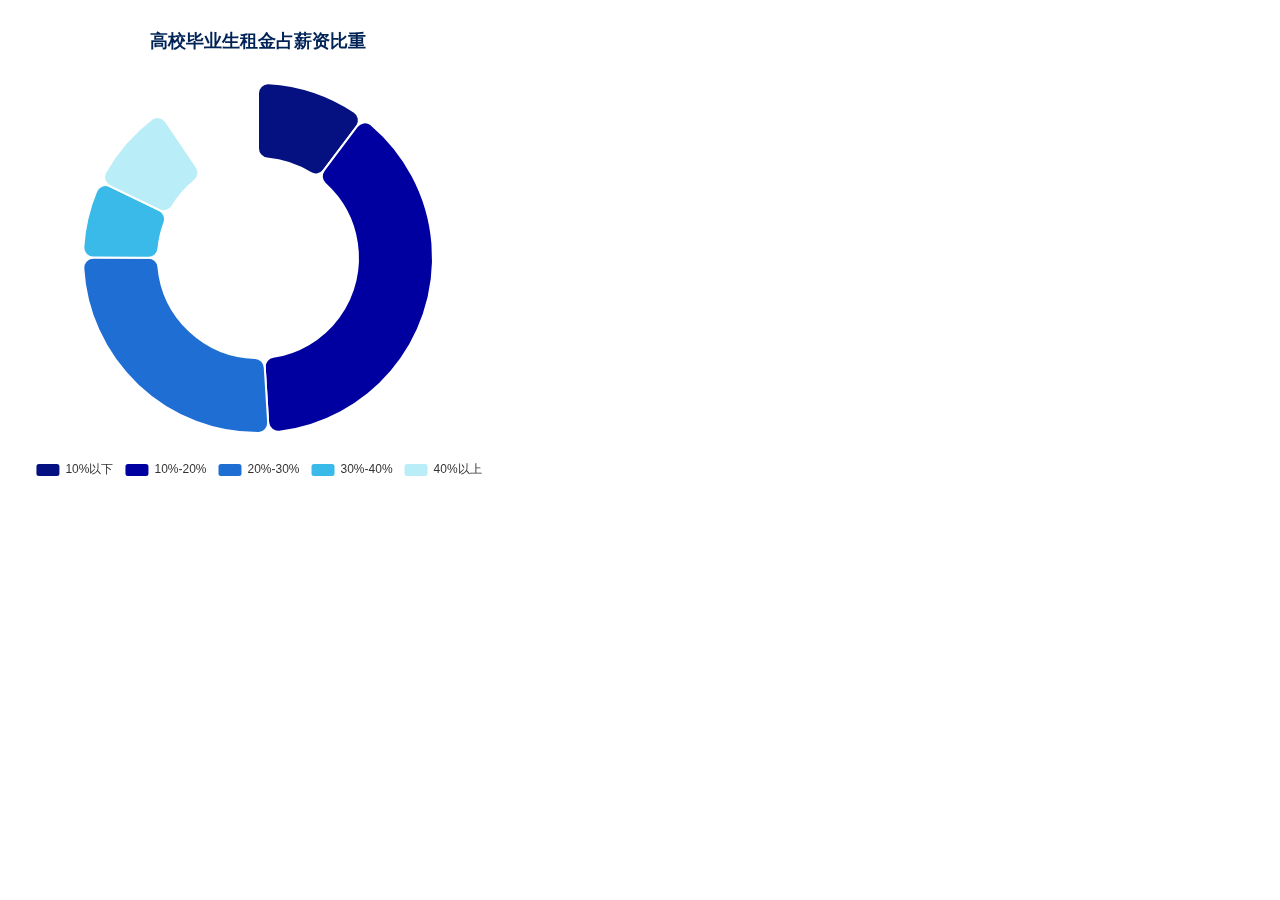
<file: 图6 租金占薪资比重/租金占薪资比重.html>
<!DOCTYPE html>
<html lang="en">

<head>
  <meta charset="UTF-8" />
  <meta name="viewport" content="width=device-width, initial-scale=1.0" />
  <title>租金占薪资比重</title>
  <style>
    .box{
      width: 500px;
      height: 500px;
      background-color: rgb(255, 255, 255);
    }
  </style>
</head>
<body>
	<!-- 2.准备具有大小的DOM容器 -->
  <div class="box"></div>

  <script src="js/echarts.min.js"></script>
  <script>
        //3.初始化实例对象 echarts.init(dom容器)
    var myChart = echarts.init(document.querySelector(".box"));
        //4.指定配置项和数据
		var option = {
			// 调色盘
			// color:["#55aaff","#aaff7f","#55007f","#ffff00"],
			// 图表的标题
      title: {
        text: '高校毕业生租金占薪资比重',
          left: 'center',
          top: 20,
          textStyle: {
          color: '#002357'
          }
      },
      tooltip: {
        trigger: 'item'
      },
      legend: {
        bottom: '5%',
        left: 'center'
      },
      series: [
        {
          name: '高校毕业生租金占薪资比重',
          type: 'pie',
          radius: ['40%', '70%'],
          avoidLabelOverlap: false,
          itemStyle: {
            borderRadius: 10,
            borderColor: '#fff',
            borderWidth: 2 
          },
          label: {
            show: false,
            position: 'center'
          },
          emphasis: {
            label: {
              show: true,
              fontSize: 40,
              fontWeight: 'bold'
            }
          },
          labelLine: {
            show: false
          },
          data: [
            { value: 11.9, name: '10%以下', itemStyle: {color:'#051181'} },
            { value: 45.0, name: '10%-20%', itemStyle: {color:'#0000A1'} },
            { value: 30.2, name: '20%-30%', itemStyle: {color:'#1F6ED4'} },
            { value: 8.3, name: '30%-40%', itemStyle: {color:'#39BAE8'} },
            { value: 9.7, name: '40%以上', itemStyle: {color:'#B9EDF8'} }
          ]
        }
      ]
     };

		// 4.3 更新配置
		myChart.setOption(option);
		// chart图表，set设置 Option选项  data数据 type类型 bar条（柱状条），series系列（数据） Axis轴线 xAxis水平轴线 
		// legend传奇（图例） tooltip 提示 init初始化 document文档 
	</script>
</html>
</file>
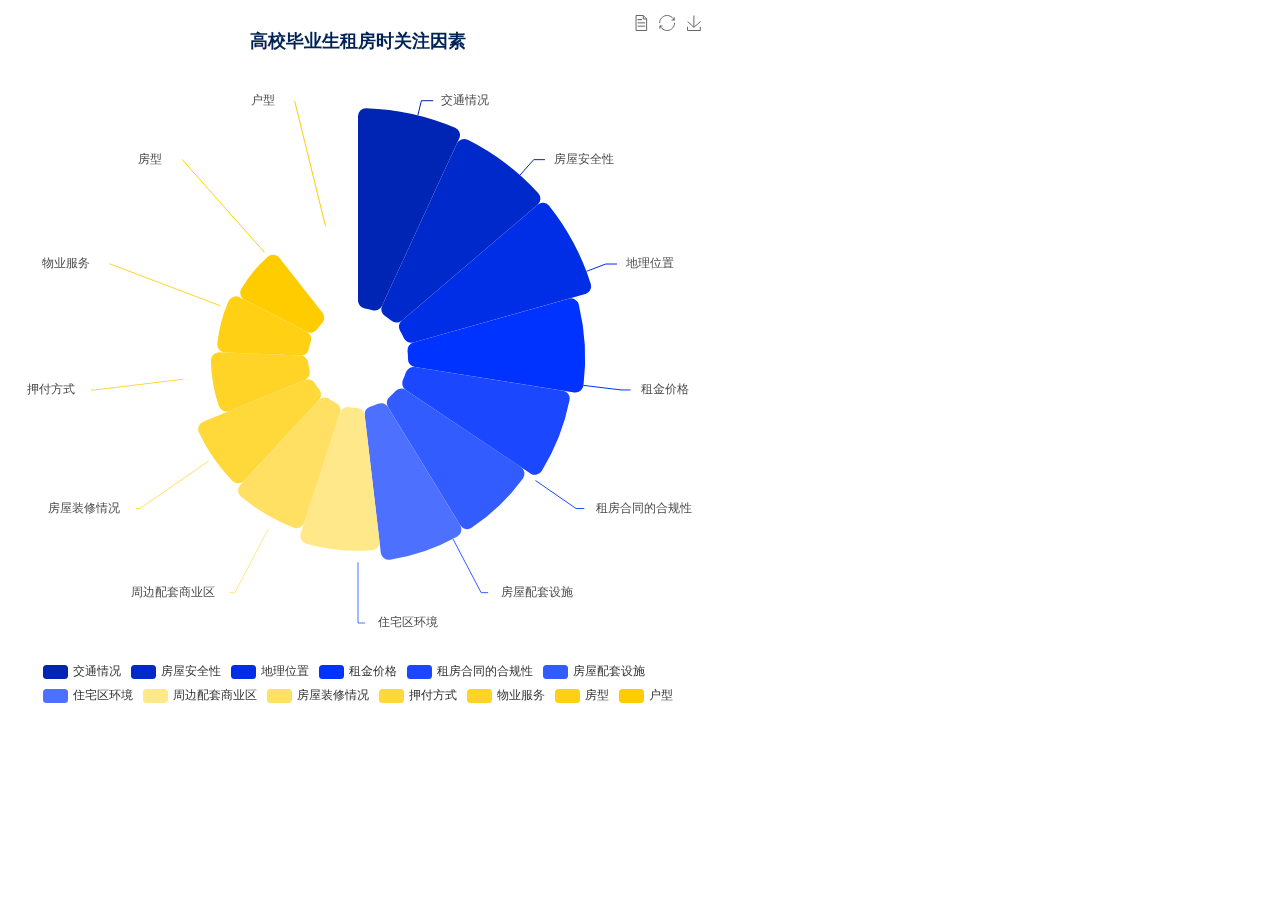
<file: 图7 租房关注因素图/图7 租房关注因素图.html>
<!DOCTYPE html>
<html lang="en">

<head>
    <meta charset="UTF-8" />
    <meta name="viewport" content="width=device-width, initial-scale=1.0" />
    <title>租房关注因素图</title>
    <style>
        .box{
            width: 700px;
            height: 700px;
            background-color: rgb(255, 255, 255);
        }
    </style>
</head>
<body>
	<!-- 2.准备具有大小的DOM容器 -->
    <div class="box"></div>

    <script src="js/echarts.min.js"></script>
    <script>
        //3.初始化实例对象 echarts.init(dom容器)
        var myChart = echarts.init(document.querySelector(".box"));

        var option = {
            title: {
                text: '高校毕业生租房时关注因素',
                left: 'center',
                top: 20,
                textStyle: {
                    color: '#002357'
                }
            },
            legend: {
                top: 'bottom'
            },
            toolbox: {
                show: true,
                feature: {
                mark: { show: true },
                dataView: { show: true, readOnly: false },
                restore: { show: true },
                saveAsImage: { show: true }
                }
            },
            series: [
                {
                    name: 'Nightingale Chart',
                    type: 'pie',
                    radius: [50, 250],
                    center: ['50%', '50%'],
                    roseType: 'area',
                    itemStyle: {
                        borderRadius: 8
                    },
                    data: [
                        { value: 35, name: '交通情况', itemStyle: { color: '#0024b3' } },
                        { value: 34, name: '房屋安全性', itemStyle: { color: '#0029cc' } },
                        { value: 34, name: '地理位置', itemStyle: { color: '#002ee6' } },
                        { value: 31, name: '租金价格', itemStyle: { color: '#0033ff' } },
                        { value: 29, name: '租房合同的合规性', itemStyle: { color: '#1a47ff' }},
                        { value: 27, name: '房屋配套设施', itemStyle: { color: '#335cff' } },
                        { value: 27, name: '住宅区环境', itemStyle: { color: '#4d70ff' } },
                        { value: 25, name: '周边配套商业区', itemStyle: { color: '#ffe889' } },
                        { value: 23, name: '房屋装修情况', itemStyle: { color: '#ffe063' } },
                        { value: 22, name: '押付方式', itemStyle: { color: '#ffd83a' } },
                        { value: 17, name: '物业服务', itemStyle: { color: '#ffd427' } },
                        { value: 16, name: '房型', itemStyle: { color: '#ffd013' } },
                        { value: 15, name: '户型', itemStyle: { color: '#ffcc00' } }
                    ]
                }
            ]
        };
        // 4.3 更新配置
		myChart.setOption(option);
		// chart图表，set设置 Option选项  data数据 type类型 bar条（柱状条），series系列（数据） Axis轴线 xAxis水平轴线 
		// legend传奇（图例） tooltip 提示 init初始化 document文档 
	</script>
</html>
</file>
